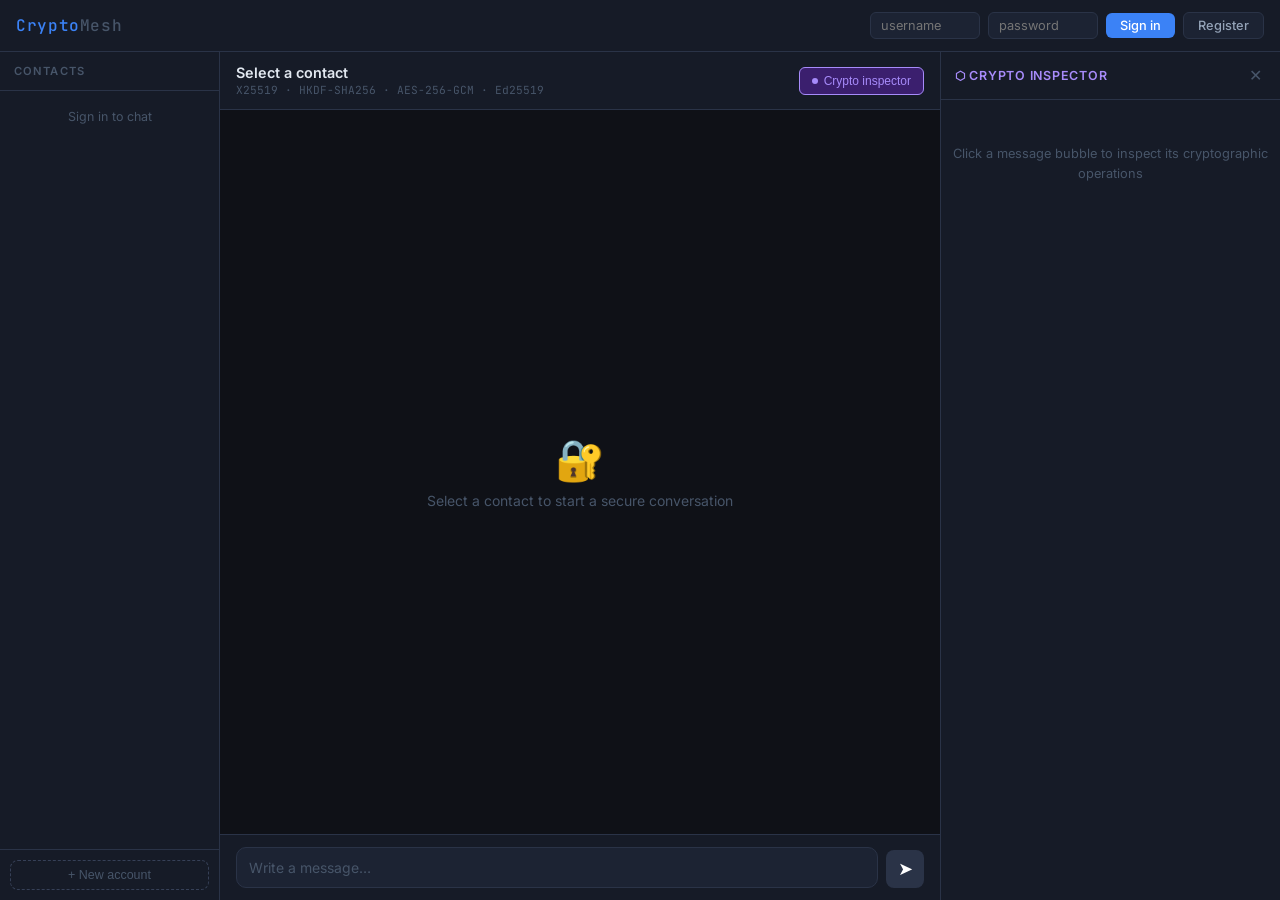
<file: index.html>
<!DOCTYPE html>
<html lang="en">
<head>
<meta charset="UTF-8">
<meta name="viewport" content="width=device-width, initial-scale=1.0">
<title>CryptoMesh</title>
<link rel="preconnect" href="https://fonts.googleapis.com">
<link href="https://fonts.googleapis.com/css2?family=Inter:wght@400;500;600&family=JetBrains+Mono:wght@400;500&display=swap" rel="stylesheet">
<style>
*, *::before, *::after { box-sizing: border-box; margin: 0; padding: 0; }

:root {
  --bg:        #0f1117;
  --surface:   #161b27;
  --card:      #1c2333;
  --border:    #2a3347;
  --border2:   #364057;
  --accent:    #3b82f6;
  --accent-dim:#1e3a5f;
  --green:     #22c55e;
  --green-dim: #14532d;
  --amber:     #f59e0b;
  --red:       #ef4444;
  --purple:    #a78bfa;
  --purple-dim:#3b1f6e;
  --text:      #e2e8f0;
  --text2:     #94a3b8;
  --text3:     #475569;
  --mono:      'JetBrains Mono', monospace;
  --sans:      'Inter', sans-serif;
  --radius:    10px;
}

body { font-family: var(--sans); background: var(--bg); color: var(--text); height: 100vh; display: flex; flex-direction: column; overflow: hidden; }

/* ── top bar ── */
.topbar {
  display: flex; align-items: center; justify-content: space-between;
  padding: 0 1rem; height: 52px; border-bottom: 1px solid var(--border);
  background: var(--surface); flex-shrink: 0;
}
.logo { font-family: var(--mono); font-size: 1rem; font-weight: 500; color: var(--accent); letter-spacing: 0.04em; }
.logo em { color: var(--text3); font-style: normal; }

.auth-area { display: flex; gap: 8px; align-items: center; }
.auth-area input {
  background: var(--card); border: 1px solid var(--border); border-radius: 6px;
  color: var(--text); font-family: var(--sans); font-size: 0.8rem;
  padding: 5px 10px; outline: none; width: 110px;
}
.auth-area input:focus { border-color: var(--accent); }
.btn { padding: 5px 14px; border-radius: 6px; border: none; font-family: var(--sans); font-size: 0.8rem; font-weight: 500; cursor: pointer; transition: all 0.15s; }
.btn-blue { background: var(--accent); color: #fff; }
.btn-blue:hover { background: #2563eb; }
.btn-ghost { background: var(--card); color: var(--text2); border: 1px solid var(--border); }
.btn-ghost:hover { color: var(--text); border-color: var(--border2); }
.btn:disabled { opacity: 0.4; cursor: not-allowed; }

.user-badge { font-family: var(--mono); font-size: 0.72rem; padding: 4px 10px; border-radius: 20px; background: var(--accent-dim); color: var(--accent); border: 1px solid var(--accent); display: none; }

/* ── shell ── */
.shell { flex: 1; display: flex; overflow: hidden; }

/* ── left sidebar: user list ── */
.sidebar {
  width: 220px; border-right: 1px solid var(--border);
  display: flex; flex-direction: column; background: var(--surface); flex-shrink: 0;
}
.sidebar-header { padding: 12px 14px; border-bottom: 1px solid var(--border); }
.sidebar-header h3 { font-size: 0.7rem; font-weight: 600; letter-spacing: 0.1em; text-transform: uppercase; color: var(--text3); }
.user-list { flex: 1; overflow-y: auto; padding: 8px; }
.user-item {
  display: flex; align-items: center; gap: 10px;
  padding: 9px 10px; border-radius: 8px; cursor: pointer;
  transition: background 0.1s; border: 1px solid transparent;
}
.user-item:hover { background: var(--card); }
.user-item.active { background: var(--accent-dim); border-color: rgba(59,130,246,0.3); }
.user-item.active .uname { color: var(--accent); }
.avatar {
  width: 34px; height: 34px; border-radius: 50%;
  display: flex; align-items: center; justify-content: center;
  font-weight: 600; font-size: 0.75rem; flex-shrink: 0;
}
.uname { font-size: 0.82rem; font-weight: 500; }
.ustatus { font-size: 0.65rem; color: var(--text3); }

.sidebar-footer { padding: 10px; border-top: 1px solid var(--border); }
.new-user-btn { width: 100%; padding: 7px; border: 1px dashed var(--border2); border-radius: 8px; background: none; color: var(--text3); font-size: 0.78rem; cursor: pointer; transition: all 0.15s; }
.new-user-btn:hover { color: var(--text); border-color: var(--accent); }

/* ── chat area ── */
.chat-area { flex: 1; display: flex; flex-direction: column; overflow: hidden; }

.chat-header {
  padding: 12px 16px; border-bottom: 1px solid var(--border);
  display: flex; align-items: center; justify-content: space-between;
  background: var(--surface); flex-shrink: 0;
}
.chat-title { font-size: 0.9rem; font-weight: 600; }
.chat-subtitle { font-size: 0.7rem; color: var(--text3); margin-top: 2px; font-family: var(--mono); }

.btn-inspector { display: flex; align-items: center; gap: 6px; padding: 6px 12px; border-radius: 6px; border: 1px solid var(--purple); background: var(--purple-dim); color: var(--purple); font-size: 0.75rem; font-weight: 500; cursor: pointer; transition: all 0.15s; }
.btn-inspector:hover { background: rgba(167,139,250,0.2); }
.btn-inspector .dot { width: 6px; height: 6px; border-radius: 50%; background: var(--purple); }

.messages { flex: 1; overflow-y: auto; padding: 16px; display: flex; flex-direction: column; gap: 10px; }

/* ── message bubbles ── */
.msg-row { display: flex; gap: 8px; max-width: 75%; }
.msg-row.sent { align-self: flex-end; flex-direction: row-reverse; }
.msg-row.received { align-self: flex-start; }

.bubble-avatar { width: 28px; height: 28px; border-radius: 50%; font-size: 0.65rem; font-weight: 600; display: flex; align-items: center; justify-content: center; flex-shrink: 0; align-self: flex-end; }

.bubble-wrap { display: flex; flex-direction: column; gap: 3px; }
.msg-row.sent .bubble-wrap { align-items: flex-end; }

.bubble {
  padding: 9px 13px; border-radius: 16px; font-size: 0.875rem; line-height: 1.5;
  position: relative; cursor: pointer;
  transition: opacity 0.15s;
}
.bubble:hover { opacity: 0.9; }
.msg-row.sent .bubble { background: var(--accent); color: #fff; border-bottom-right-radius: 4px; }
.msg-row.received .bubble { background: var(--card); color: var(--text); border: 1px solid var(--border); border-bottom-left-radius: 4px; }

.bubble-meta { display: flex; align-items: center; gap: 6px; }
.bubble-time { font-size: 0.62rem; color: var(--text3); }
.sig-ok  { font-size: 0.6rem; color: var(--green); font-family: var(--mono); }
.sig-bad { font-size: 0.6rem; color: var(--red); font-family: var(--mono); }
.crypto-hint { font-size: 0.6rem; color: var(--text3); font-family: var(--mono); }

/* ── compose ── */
.compose {
  padding: 12px 16px; border-top: 1px solid var(--border);
  display: flex; gap: 8px; align-items: flex-end; background: var(--surface); flex-shrink: 0;
}
.compose textarea {
  flex: 1; background: var(--card); border: 1px solid var(--border); border-radius: 10px;
  color: var(--text); font-family: var(--sans); font-size: 0.875rem;
  padding: 9px 12px; outline: none; resize: none; min-height: 40px; max-height: 120px;
  line-height: 1.5;
}
.compose textarea:focus { border-color: var(--accent); }
.compose textarea::placeholder { color: var(--text3); }
.btn-send { width: 38px; height: 38px; border-radius: 8px; border: none; background: var(--accent); color: #fff; cursor: pointer; font-size: 1.1rem; display: flex; align-items: center; justify-content: center; transition: background 0.15s; flex-shrink: 0; }
.btn-send:hover { background: #2563eb; }
.btn-send:disabled { background: var(--border); cursor: not-allowed; }

.empty-chat { flex: 1; display: flex; flex-direction: column; align-items: center; justify-content: center; gap: 8px; color: var(--text3); }
.empty-chat .icon { font-size: 2.5rem; }
.empty-chat p { font-size: 0.875rem; }

/* ── inspector panel ── */
.inspector {
  width: 340px; border-left: 1px solid var(--border);
  background: var(--surface); display: flex; flex-direction: column;
  overflow: hidden; transition: width 0.2s ease;
}
.inspector.hidden { width: 0; overflow: hidden; border: none; }

.inspector-header {
  padding: 12px 14px; border-bottom: 1px solid var(--border);
  display: flex; align-items: center; justify-content: space-between; flex-shrink: 0;
}
.inspector-header h3 { font-size: 0.78rem; font-weight: 600; color: var(--purple); letter-spacing: 0.06em; text-transform: uppercase; }
.btn-close-inspector { background: none; border: none; color: var(--text3); cursor: pointer; font-size: 1rem; padding: 2px 4px; border-radius: 4px; }
.btn-close-inspector:hover { color: var(--text); background: var(--card); }

.inspector-body { flex: 1; overflow-y: auto; padding: 12px; }

.insp-placeholder { color: var(--text3); font-size: 0.8rem; text-align: center; margin-top: 2rem; line-height: 1.6; }

.insp-section { margin-bottom: 14px; }
.insp-label { font-size: 0.62rem; font-weight: 600; letter-spacing: 0.1em; text-transform: uppercase; color: var(--text3); margin-bottom: 6px; }

.step-item { padding: 8px 10px; background: var(--card); border-radius: 7px; margin-bottom: 6px; border-left: 3px solid var(--border2); animation: fadeUp 0.25s ease forwards; opacity: 0; }
.step-item.dh   { border-left-color: var(--green); }
.step-item.kdf  { border-left-color: var(--accent); }
.step-item.enc  { border-left-color: var(--purple); }
.step-item.sig  { border-left-color: var(--amber); }
.step-item.auth { border-left-color: var(--red); }
.step-item.save { border-left-color: var(--text3); }

@keyframes fadeUp { from { opacity:0; transform: translateY(6px); } to { opacity:1; transform: none; } }

.step-name { font-size: 0.78rem; font-weight: 500; margin-bottom: 4px; }
.step-detail { font-family: var(--mono); font-size: 0.65rem; color: var(--text2); word-break: break-all; line-height: 1.55; }

.tag { display: inline-block; font-family: var(--mono); font-size: 0.58rem; padding: 1px 6px; border-radius: 4px; margin-right: 4px; }
.tag-dh  { background: rgba(34,197,94,0.12); color: var(--green); }
.tag-enc { background: rgba(167,139,250,0.12); color: var(--purple); }
.tag-sig { background: rgba(245,158,11,0.12); color: var(--amber); }
.tag-kdf { background: rgba(59,130,246,0.12); color: var(--accent); }

.algo-badge { font-family: var(--mono); font-size: 0.65rem; padding: 5px 9px; background: var(--card); border: 1px solid var(--border); border-radius: 6px; color: var(--text2); word-break: break-all; line-height: 1.6; }

/* ── register modal ── */
.modal-overlay { position: fixed; inset: 0; background: rgba(0,0,0,0.6); display: flex; align-items: center; justify-content: center; z-index: 100; display: none; }
.modal-overlay.show { display: flex; }
.modal { background: var(--surface); border: 1px solid var(--border); border-radius: 14px; padding: 1.5rem; width: 340px; }
.modal h3 { font-size: 1rem; font-weight: 600; margin-bottom: 1rem; }
.field { margin-bottom: 0.85rem; }
.field label { display: block; font-size: 0.72rem; color: var(--text3); margin-bottom: 4px; font-weight: 500; }
.field input { width: 100%; background: var(--card); border: 1px solid var(--border); border-radius: 7px; color: var(--text); font-family: var(--sans); font-size: 0.85rem; padding: 7px 11px; outline: none; }
.field input:focus { border-color: var(--accent); }
.modal-actions { display: flex; gap: 8px; margin-top: 1.1rem; }
.alert { padding: 7px 10px; border-radius: 6px; font-size: 0.78rem; margin-bottom: 0.75rem; display: none; }
.alert.show { display: block; }
.alert-err { background: rgba(239,68,68,0.1); border: 1px solid var(--red); color: var(--red); }
.alert-ok  { background: rgba(34,197,94,0.1); border: 1px solid var(--green); color: var(--green); }

/* scrollbar */
::-webkit-scrollbar { width: 5px; } ::-webkit-scrollbar-track { background: transparent; } ::-webkit-scrollbar-thumb { background: var(--border2); border-radius: 4px; }
</style>
</head>
<body>

<!-- top bar -->
<div class="topbar">
  <div class="logo">Crypto<em>Mesh</em></div>
  <div class="auth-area" id="auth-login">
    <input type="text"     id="login-user" placeholder="username">
    <input type="password" id="login-pass" placeholder="password">
    <button class="btn btn-blue" onclick="doLogin()">Sign in</button>
    <button class="btn btn-ghost" onclick="openRegModal()">Register</button>
  </div>
  <div class="auth-area" id="auth-logged" style="display:none">
    <span class="user-badge" id="user-badge" style="display:inline-block"></span>
    <button class="btn btn-ghost" onclick="doLogout()">Sign out</button>
  </div>
</div>

<div class="shell">

  <!-- left: contacts -->
  <div class="sidebar">
    <div class="sidebar-header"><h3>Contacts</h3></div>
    <div class="user-list" id="user-list">
      <div style="color:var(--text3);font-size:0.78rem;padding:10px;text-align:center">Sign in to chat</div>
    </div>
    <div class="sidebar-footer">
      <button class="new-user-btn" onclick="openRegModal()">+ New account</button>
    </div>
  </div>

  <!-- centre: chat -->
  <div class="chat-area">
    <div class="chat-header">
      <div>
        <div class="chat-title" id="chat-title">Select a contact</div>
        <div class="chat-subtitle" id="chat-subtitle">X25519 · HKDF-SHA256 · AES-256-GCM · Ed25519</div>
      </div>
      <button class="btn-inspector" onclick="toggleInspector()">
        <span class="dot"></span> Crypto inspector
      </button>
    </div>

    <div class="messages" id="messages">
      <div class="empty-chat">
        <div class="icon">🔐</div>
        <p>Select a contact to start a secure conversation</p>
      </div>
    </div>

    <div class="compose">
      <textarea id="compose-input" placeholder="Write a message…" rows="1" disabled
        onkeydown="if(event.key==='Enter'&&!event.shiftKey){event.preventDefault();doSend()}"
        oninput="this.style.height='auto';this.style.height=this.scrollHeight+'px'"></textarea>
      <button class="btn-send" id="btn-send" onclick="doSend()" disabled>➤</button>
    </div>
  </div>

  <!-- right: inspector -->
  <div class="inspector" id="inspector">
    <div class="inspector-header">
      <h3>⬡ Crypto inspector</h3>
      <button class="btn-close-inspector" onclick="toggleInspector()">✕</button>
    </div>
    <div class="inspector-body" id="inspector-body">
      <div class="insp-placeholder">Click a message bubble to inspect its cryptographic operations</div>
    </div>
  </div>
</div>

<!-- register modal -->
<div class="modal-overlay" id="reg-modal">
  <div class="modal">
    <h3>Create account</h3>
    <div class="alert alert-err" id="reg-err"></div>
    <div class="alert alert-ok"  id="reg-ok"></div>
    <div class="field"><label>Username</label><input type="text" id="reg-user" placeholder="alice"></div>
    <div class="field"><label>Password</label><input type="password" id="reg-pass" placeholder="••••••••"></div>
    <div class="modal-actions">
      <button class="btn btn-blue" onclick="doRegister()" style="flex:1">Register</button>
      <button class="btn btn-ghost" onclick="closeRegModal()">Cancel</button>
    </div>
  </div>
</div>

<script>
const API = 'http://localhost:5000/api';

let me = null;         // logged-in username
let myPass = null;     // password (kept in memory for key unlock)
let activePeer = null; // selected chat partner
let allMessages = [];  // fetched messages for current user
let inspectorOpen = true;

const colors = ['#3b82f6','#22c55e','#a78bfa','#f59e0b','#ef4444','#06b6d4','#f97316'];
function avatarColor(name) { let h=0; for(let c of name) h=(h*31+c.charCodeAt(0))%colors.length; return colors[h]; }
function initials(name) { return name.slice(0,2).toUpperCase(); }
function timeStr() { return new Date().toLocaleTimeString([],{hour:'2-digit',minute:'2-digit'}); }

// ── auth ──
async function doLogin() {
  const u = document.getElementById('login-user').value.trim();
  const p = document.getElementById('login-pass').value;
  if (!u||!p) return;
  try {
    const r = await fetch(`${API}/login`,{method:'POST',headers:{'Content-Type':'application/json'},body:JSON.stringify({username:u,password:p})});
    const d = await r.json();
    if (!r.ok) return alert(d.error||'Login failed');
    me = u; myPass = p;
    document.getElementById('auth-login').style.display='none';
    document.getElementById('auth-logged').style.display='flex';
    document.getElementById('user-badge').textContent='● '+me;
    loadContacts();
  } catch(e) { alert('Cannot reach backend'); }
}

function doLogout() {
  me=null; myPass=null; activePeer=null;
  document.getElementById('auth-login').style.display='flex';
  document.getElementById('auth-logged').style.display='none';
  document.getElementById('user-list').innerHTML='<div style="color:var(--text3);font-size:0.78rem;padding:10px;text-align:center">Sign in to chat</div>';
  document.getElementById('messages').innerHTML='<div class="empty-chat"><div class="icon">🔐</div><p>Select a contact to start a secure conversation</p></div>';
  document.getElementById('chat-title').textContent='Select a contact';
  document.getElementById('compose-input').disabled=true;
  document.getElementById('btn-send').disabled=true;
}

// ── register ──
function openRegModal() { document.getElementById('reg-modal').classList.add('show'); }
function closeRegModal() { document.getElementById('reg-modal').classList.remove('show'); }

async function doRegister() {
  const u = document.getElementById('reg-user').value.trim();
  const p = document.getElementById('reg-pass').value;
  const err = document.getElementById('reg-err');
  const ok  = document.getElementById('reg-ok');
  err.classList.remove('show'); ok.classList.remove('show');
  if (!u||!p) { err.textContent='Fill in all fields'; err.classList.add('show'); return; }
  try {
    const r = await fetch(`${API}/register`,{method:'POST',headers:{'Content-Type':'application/json'},body:JSON.stringify({username:u,password:p})});
    const d = await r.json();
    if (!r.ok) { err.textContent=d.error; err.classList.add('show'); return; }
    ok.textContent=`Account '${u}' created!`;
    ok.classList.add('show');
    if (me) loadContacts();
    setTimeout(closeRegModal, 1500);
  } catch(e) { err.textContent='Backend unreachable'; err.classList.add('show'); }
}

// ── contacts ──
async function loadContacts() {
  try {
    const r = await fetch(`${API}/users`);
    const d = await r.json();
    const list = document.getElementById('user-list');
    list.innerHTML = '';
    d.users.filter(u=>u!==me).forEach(u => {
      const item = document.createElement('div');
      item.className = 'user-item' + (u===activePeer?' active':'');
      item.innerHTML = `
        <div class="avatar" style="background:${avatarColor(u)}22;color:${avatarColor(u)}">${initials(u)}</div>
        <div><div class="uname">${u}</div><div class="ustatus">🔒 end-to-end encrypted</div></div>`;
      item.onclick = () => openChat(u);
      list.appendChild(item);
    });
  } catch(e) {}
}

// ── open chat ──
async function openChat(peer) {
  activePeer = peer;
  document.getElementById('chat-title').textContent = peer;
  document.getElementById('compose-input').disabled = false;
  document.getElementById('btn-send').disabled = false;
  document.getElementById('compose-input').focus();
  loadContacts(); // refresh active state
  await fetchMessages();
}

// ── fetch & render messages ──
async function fetchMessages() {
  if (!me||!myPass) return;
  try {
    const r = await fetch(`${API}/messages`,{method:'POST',headers:{'Content-Type':'application/json'},body:JSON.stringify({username:me,password:myPass})});
    const d = await r.json();
    if (!r.ok) return;
    allMessages = d.messages||[];
    renderMessages();
  } catch(e) {}
}

function renderMessages() {
  const box = document.getElementById('messages');
  const convo = allMessages.filter(m => m.sender===activePeer||m.recipient===activePeer);

  // also include sent messages (we only get received ones from API, so we track locally)
  const all = [...convo, ...sentMessages.filter(m=>m.recipient===activePeer||m.sender===activePeer)]
    .sort((a,b)=>(a._ts||0)-(b._ts||0));

  if (all.length===0) {
    box.innerHTML='<div class="empty-chat"><div class="icon">💬</div><p>No messages yet — say something!</p></div>';
    return;
  }
  box.innerHTML='';
  all.forEach((msg,i) => {
    const sent = msg.sender === me;
    const row = document.createElement('div');
    row.className = 'msg-row ' + (sent?'sent':'received');
    const color = avatarColor(msg.sender);
    const sigBadge = msg.sig_valid===true ? `<span class="sig-ok">✓ signed</span>`
                   : msg.sig_valid===false? `<span class="sig-bad">✗ bad sig</span>`
                   : '';
    row.innerHTML = `
      <div class="bubble-avatar" style="background:${color}22;color:${color}">${initials(msg.sender)}</div>
      <div class="bubble-wrap">
        <div class="bubble" onclick="inspectMessage(${i},'${sent?'sent':'recv'}')" title="Click to inspect crypto">${msg.plaintext||'<em style=color:var(--text3)>encrypted</em>'}</div>
        <div class="bubble-meta">
          <span class="bubble-time">${msg._time||'--:--'}</span>
          ${sigBadge}
          <span class="crypto-hint">AES-256-GCM</span>
        </div>
      </div>`;
    row.dataset.idx = i;
    box.appendChild(row);
  });
  box.scrollTop = box.scrollHeight;
  window._allRendered = all;
}

// ── send ──
let sentMessages = [];

async function doSend() {
  if (!me||!activePeer) return;
  const ta = document.getElementById('compose-input');
  const msg = ta.value.trim();
  if (!msg) return;
  ta.value=''; ta.style.height='auto';
  try {
    const r = await fetch(`${API}/send`,{method:'POST',headers:{'Content-Type':'application/json'},body:JSON.stringify({sender:me,password:myPass,recipient:activePeer,message:msg})});
    const d = await r.json();
    if (!r.ok) return alert(d.error||'Send failed');
    const sentMsg = {sender:me,recipient:activePeer,plaintext:msg,sig_valid:true,steps:d.steps,_time:timeStr(),_ts:Date.now(),_isSent:true};
    sentMessages.push(sentMsg);
    await fetchMessages();
    // show inspector for the sent message
    showInspector(d.steps, msg, 'sent');
  } catch(e) { alert('Backend unreachable'); }
}

// ── inspector ──
function toggleInspector() {
  inspectorOpen = !inspectorOpen;
  document.getElementById('inspector').classList.toggle('hidden', !inspectorOpen);
}

function inspectMessage(idx, dir) {
  const all = window._allRendered||[];
  const msg = all[idx];
  if (!msg) return;
  if (!inspectorOpen) { inspectorOpen=true; document.getElementById('inspector').classList.remove('hidden'); }
  showInspector(msg.steps, msg.plaintext, dir, msg);
}

const stepClasses = {
  'ECDH':'dh','Key Exchange':'dh','X25519':'dh',
  'HKDF':'kdf','Key Deriv':'kdf',
  'AES':'enc','Encrypt':'enc','Decrypt':'enc','GCM':'enc',
  'Ed25519':'sig','Sign':'sig','Signature':'sig','Verify':'sig',
  'Authenticate':'auth','bcrypt':'auth','scrypt':'auth','KEK':'auth','password':'auth','Password':'auth',
  'Saved':'save','disk':'save'
};
function stepClass(name) {
  for (const [k,v] of Object.entries(stepClasses)) if (name.includes(k)) return v;
  return '';
}

function showInspector(steps, plaintext, dir, msg) {
  const body = document.getElementById('inspector-body');
  const dirLabel = dir==='sent'?'↑ outgoing':'↓ incoming';
  const dirColor = dir==='sent'?'var(--accent)':'var(--green)';

  let html = `
    <div class="insp-section">
      <div class="insp-label">Message</div>
      <div class="algo-badge" style="border-color:${dirColor};color:var(--text)">${dirLabel} — "${plaintext||'(encrypted)'}"</div>
    </div>
    <div class="insp-section">
      <div class="insp-label">Protocol</div>
      <div style="display:flex;flex-wrap:wrap;gap:4px;margin-bottom:8px">
        <span class="tag tag-dh">X25519 ECDH</span>
        <span class="tag tag-kdf">HKDF-SHA256</span>
        <span class="tag tag-enc">AES-256-GCM</span>
        <span class="tag tag-sig">Ed25519</span>
      </div>
    </div>
    <div class="insp-section">
      <div class="insp-label">Operations (${(steps||[]).length} steps)</div>
  `;

  (steps||[]).forEach((s,i) => {
    const cls = stepClass(s.step);
    html += `<div class="step-item ${cls}" style="animation-delay:${i*60}ms">
      <div class="step-name">${s.step}</div>
      <div class="step-detail">${s.detail}</div>
    </div>`;
  });

  if (!steps||steps.length===0) {
    html += '<div style="color:var(--text3);font-size:0.78rem">No step data available for this message.</div>';
  }

  html += '</div>';

  if (msg && msg.sig_valid !== undefined) {
    html += `<div class="insp-section">
      <div class="insp-label">Integrity</div>
      <div class="algo-badge" style="border-color:${msg.sig_valid?'var(--green)':'var(--red)'}">
        Ed25519 signature: ${msg.sig_valid ? '✓ VALID — sender authenticated' : '✗ INVALID — possible forgery'}
      </div>
    </div>`;
  }

  body.innerHTML = html;
}
</script>
</body>
</html>
</file>
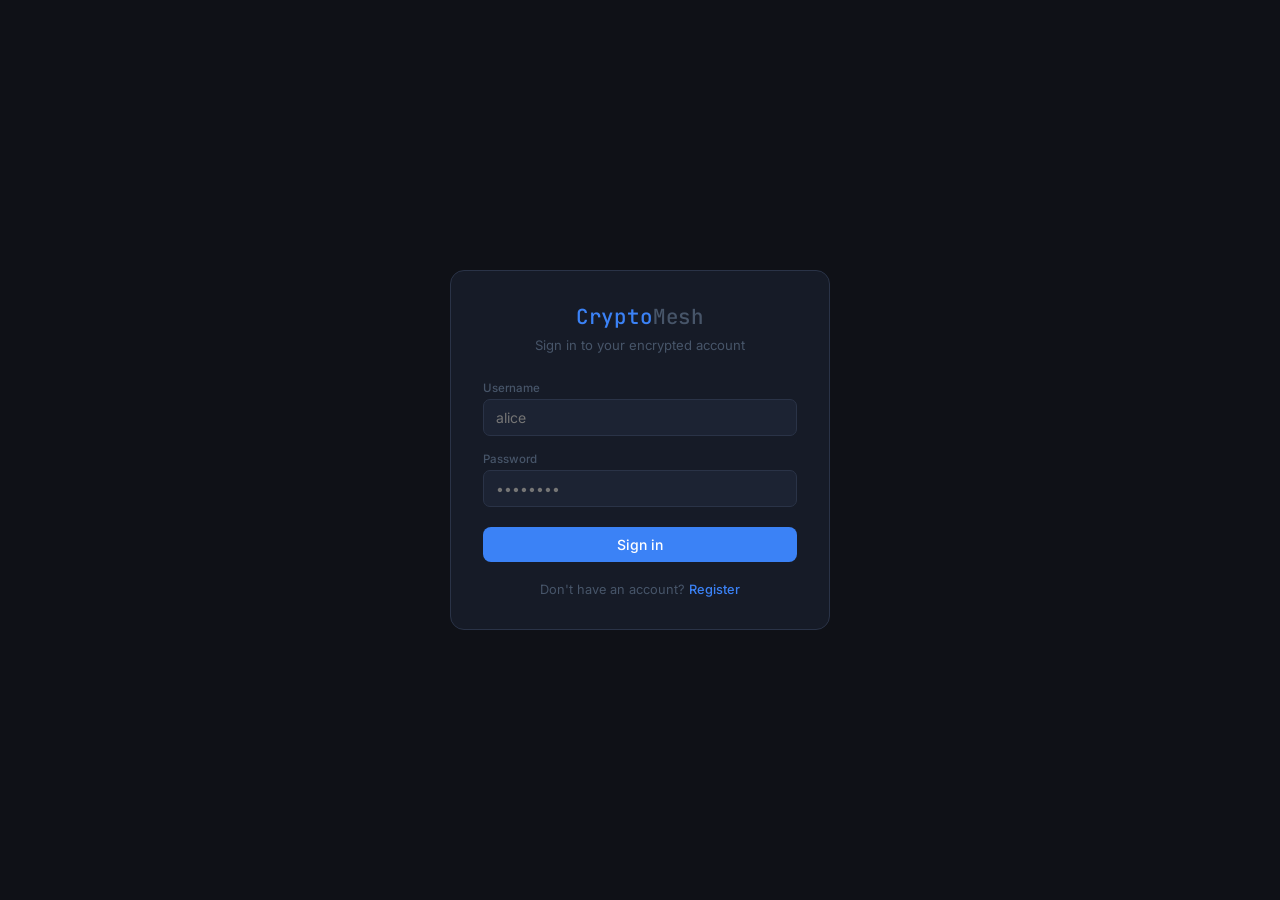
<file: static/login.html>
<!doctype html>
<html lang="en">
  <head>
    <meta charset="UTF-8" />
    <meta name="viewport" content="width=device-width, initial-scale=1.0" />
    <title>CryptoMesh - Sign in</title>
    <link rel="preconnect" href="https://fonts.googleapis.com" />
    <link
      href="https://fonts.googleapis.com/css2?family=Inter:wght@400;500;600&family=JetBrains+Mono:wght@400;500&display=swap"
      rel="stylesheet"
    />
    <link rel="stylesheet" href="/static/css/style.css" />
    <style>
      body {
        justify-content: center;
        align-items: center;
        overflow: auto;
      }
      .auth-card {
        background: var(--surface);
        border: 1px solid var(--border);
        border-radius: 14px;
        padding: 2rem;
        width: 100%;
        max-width: 380px;
      }
      .auth-card-header {
        text-align: center;
        margin-bottom: 1.75rem;
      }
      .auth-card-header .logo {
        font-size: 1.3rem;
        display: block;
        margin-bottom: 0.4rem;
      }
      .auth-card-header p {
        font-size: 0.82rem;
        color: var(--text3);
      }
      .field {
        margin-bottom: 1rem;
      }
      .field label {
        display: block;
        font-size: 0.72rem;
        color: var(--text3);
        margin-bottom: 4px;
        font-weight: 500;
      }
      .field input {
        width: 100%;
        background: var(--card);
        border: 1px solid var(--border);
        border-radius: 7px;
        color: var(--text);
        font-family: var(--sans);
        font-size: 0.875rem;
        padding: 9px 12px;
        outline: none;
        transition: border-color 0.15s;
      }
      .field input:focus {
        border-color: var(--accent);
      }
      .btn-full {
        width: 100%;
        padding: 9px;
        font-size: 0.875rem;
        border-radius: 8px;
        margin-top: 0.25rem;
      }
      .auth-footer {
        text-align: center;
        margin-top: 1.25rem;
        font-size: 0.8rem;
        color: var(--text3);
      }
      .auth-footer a {
        color: var(--accent);
        text-decoration: none;
        font-weight: 500;
      }
      .auth-footer a:hover {
        text-decoration: underline;
      }
      .alert {
        padding: 8px 12px;
        border-radius: 7px;
        font-size: 0.8rem;
        margin-bottom: 1rem;
        display: none;
      }
      .alert.show {
        display: block;
      }
      .alert-err {
        background: rgba(239, 68, 68, 0.08);
        border: 1px solid var(--red);
        color: var(--red);
      }

      .tag {
        display: inline-block;
        font-family: var(--mono);
        font-size: 0.58rem;
        padding: 2px 7px;
        border-radius: 4px;
      }
      .tag-dh {
        background: rgba(34, 197, 94, 0.1);
        color: var(--green);
      }
      .tag-enc {
        background: rgba(167, 139, 250, 0.1);
        color: var(--purple);
      }
      .tag-sig {
        background: rgba(245, 158, 11, 0.1);
        color: var(--amber);
      }
      .tag-kdf {
        background: rgba(59, 130, 246, 0.1);
        color: var(--accent);
      }
    </style>
  </head>
  <body>
    <div class="auth-card">
      <div class="auth-card-header">
        <span class="logo">Crypto<em>Mesh</em></span>
        <p>Sign in to your encrypted account</p>
      </div>

      <div class="alert alert-err" id="err"></div>

      <div class="field">
        <label>Username</label>
        <input
          type="text"
          id="username"
          placeholder="alice"
          autocomplete="username"
        />
      </div>
      <div class="field">
        <label>Password</label>
        <input
          type="password"
          id="password"
          placeholder="••••••••"
          autocomplete="current-password"
          onkeydown="if (event.key === 'Enter') doLogin();"
        />
      </div>

      <button class="btn btn-blue btn-full" onclick="doLogin()">Sign in</button>

      <div class="auth-footer">
        Don't have an account? <a href="/register">Register</a>
      </div>
    </div>

    <script>
      async function doLogin() {
        const username = document.getElementById("username").value.trim();
        const password = document.getElementById("password").value;
        const err = document.getElementById("err");
        err.classList.remove("show");

        if (!username || !password) {
          err.textContent = "Please fill in all fields.";
          err.classList.add("show");
          return;
        }

        try {
          const r = await fetch("/api/login", {
            method: "POST",
            headers: { "Content-Type": "application/json" },
            body: JSON.stringify({ username, password }),
          });
          const d = await r.json();
          if (!r.ok) {
            err.textContent = d.error || "Login failed.";
            err.classList.add("show");
            return;
          }
          // Store credentials in sessionStorage for the chat page
          sessionStorage.setItem("cm_user", username);
          sessionStorage.setItem("cm_pass", password);
          window.location.href = "/";
        } catch (e) {
          err.textContent = "Cannot reach server.";
          err.classList.add("show");
        }
      }
    </script>
  </body>
</html>
</file>
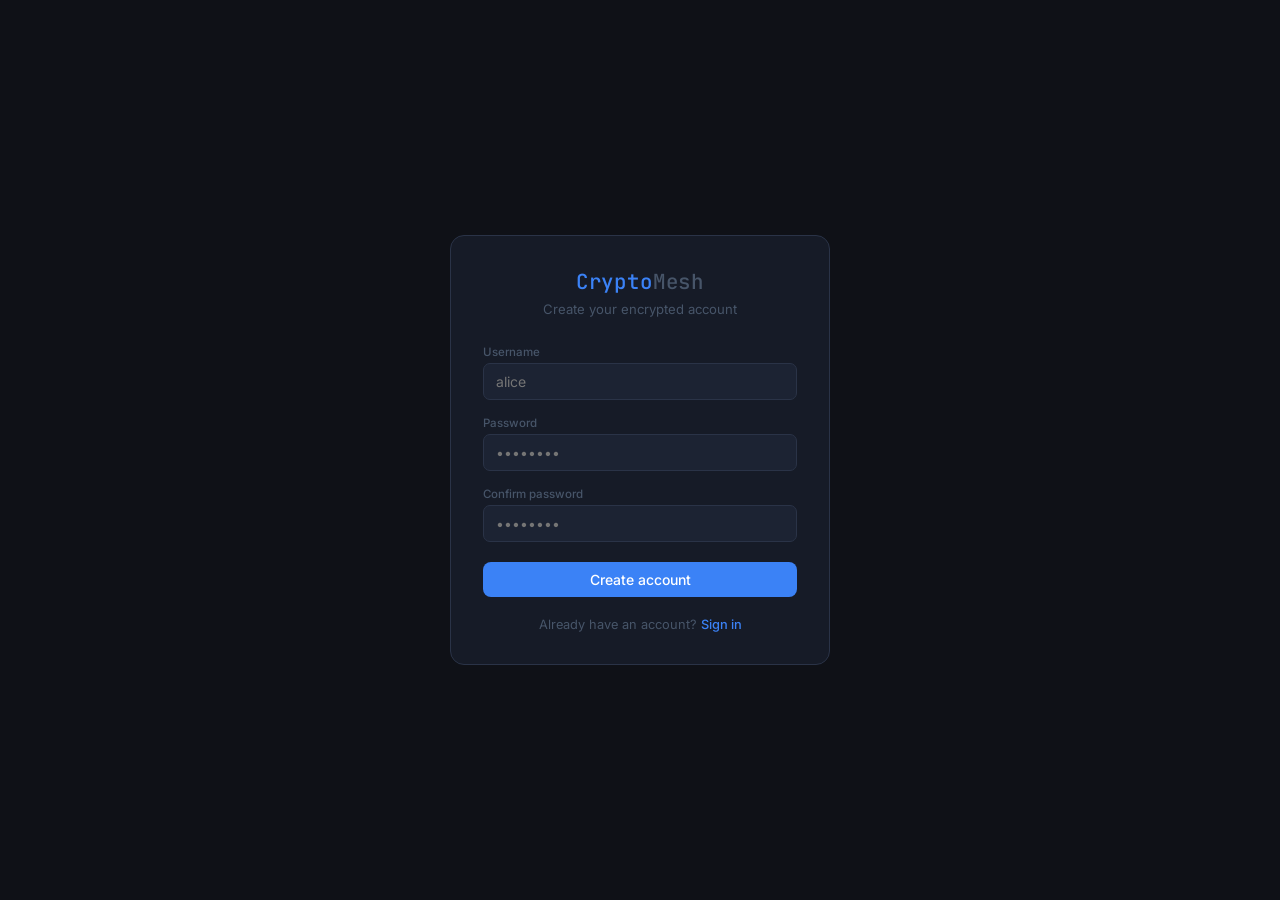
<file: static/register.html>
<!doctype html>
<html lang="en">
  <head>
    <meta charset="UTF-8" />
    <meta name="viewport" content="width=device-width, initial-scale=1.0" />
    <title>CryptoMesh - Register</title>
    <link rel="preconnect" href="https://fonts.googleapis.com" />
    <link
      href="https://fonts.googleapis.com/css2?family=Inter:wght@400;500;600&family=JetBrains+Mono:wght@400;500&display=swap"
      rel="stylesheet"
    />
    <link rel="stylesheet" href="/static/css/style.css" />
    <style>
      body {
        justify-content: center;
        align-items: center;
        overflow: auto;
      }
      .auth-card {
        background: var(--surface);
        border: 1px solid var(--border);
        border-radius: 14px;
        padding: 2rem;
        width: 100%;
        max-width: 380px;
      }
      .auth-card-header {
        text-align: center;
        margin-bottom: 1.75rem;
      }
      .auth-card-header .logo {
        font-size: 1.3rem;
        display: block;
        margin-bottom: 0.4rem;
      }
      .auth-card-header p {
        font-size: 0.82rem;
        color: var(--text3);
      }
      .field {
        margin-bottom: 1rem;
      }
      .field label {
        display: block;
        font-size: 0.72rem;
        color: var(--text3);
        margin-bottom: 4px;
        font-weight: 500;
      }
      .field input {
        width: 100%;
        background: var(--card);
        border: 1px solid var(--border);
        border-radius: 7px;
        color: var(--text);
        font-family: var(--sans);
        font-size: 0.875rem;
        padding: 9px 12px;
        outline: none;
        transition: border-color 0.15s;
      }
      .field input:focus {
        border-color: var(--accent);
      }
      .btn-full {
        width: 100%;
        padding: 9px;
        font-size: 0.875rem;
        border-radius: 8px;
        margin-top: 0.25rem;
      }
      .auth-footer {
        text-align: center;
        margin-top: 1.25rem;
        font-size: 0.8rem;
        color: var(--text3);
      }
      .auth-footer a {
        color: var(--accent);
        text-decoration: none;
        font-weight: 500;
      }
      .auth-footer a:hover {
        text-decoration: underline;
      }
      .alert {
        padding: 8px 12px;
        border-radius: 7px;
        font-size: 0.8rem;
        margin-bottom: 1rem;
        display: none;
      }
      .alert.show {
        display: block;
      }
      .alert-err {
        background: rgba(239, 68, 68, 0.08);
        border: 1px solid var(--red);
        color: var(--red);
      }
      .alert-ok {
        background: rgba(34, 197, 94, 0.08);
        border: 1px solid var(--green);
        color: var(--green);
      }
      .tag {
        display: inline-block;
        font-family: var(--mono);
        font-size: 0.58rem;
        padding: 2px 7px;
        border-radius: 4px;
      }
      .tag-dh {
        background: rgba(34, 197, 94, 0.1);
        color: var(--green);
      }
      .tag-enc {
        background: rgba(167, 139, 250, 0.1);
        color: var(--purple);
      }
      .tag-sig {
        background: rgba(245, 158, 11, 0.1);
        color: var(--amber);
      }
      .tag-kdf {
        background: rgba(59, 130, 246, 0.1);
        color: var(--accent);
      }
    </style>
  </head>
  <body>
    <div class="auth-card">
      <div class="auth-card-header">
        <span class="logo">Crypto<em>Mesh</em></span>
        <p>Create your encrypted account</p>
      </div>

      <div class="alert alert-err" id="err"></div>
      <div class="alert alert-ok" id="ok"></div>

      <div class="field">
        <label>Username</label>
        <input
          type="text"
          id="username"
          placeholder="alice"
          autocomplete="username"
        />
      </div>
      <div class="field">
        <label>Password</label>
        <input
          type="password"
          id="password"
          placeholder="••••••••"
          autocomplete="new-password"
        />
      </div>
      <div class="field">
        <label>Confirm password</label>
        <input
          type="password"
          id="confirm"
          placeholder="••••••••"
          autocomplete="new-password"
          onkeydown="if (event.key === 'Enter') doRegister();"
        />
      </div>

      <button class="btn btn-blue btn-full" id="reg-btn" onclick="doRegister()">
        Create account
      </button>

      <div class="auth-footer">
        Already have an account? <a href="/login">Sign in</a>
      </div>
    </div>

    <script>
      async function doRegister() {
        const username = document.getElementById("username").value.trim();
        const password = document.getElementById("password").value;
        const confirm = document.getElementById("confirm").value;
        const err = document.getElementById("err");
        const ok = document.getElementById("ok");
        err.classList.remove("show");
        ok.classList.remove("show");

        if (!username || !password || !confirm) {
          err.textContent = "Please fill in all fields.";
          err.classList.add("show");
          return;
        }
        if (password !== confirm) {
          err.textContent = "Passwords do not match.";
          err.classList.add("show");
          return;
        }
        if (password.length < 4) {
          err.textContent = "Password must be at least 4 characters.";
          err.classList.add("show");
          return;
        }

        const btn = document.getElementById("reg-btn");
        btn.disabled = true;
        btn.textContent = "Generating keys…";

        try {
          const r = await fetch("/api/register", {
            method: "POST",
            headers: { "Content-Type": "application/json" },
            body: JSON.stringify({ username, password }),
          });
          const d = await r.json();

          if (!r.ok) {
            err.textContent = d.error || "Registration failed.";
            err.classList.add("show");
            btn.disabled = false;
            btn.textContent = "Create account";
            return;
          }

          ok.textContent = `Account '${username}' created! Redirecting…`;
          ok.classList.add("show");

          // Log key generation steps to console
          console.log("🔐 Account registration steps:", d.steps);

          // Store and redirect
          sessionStorage.setItem("cm_user", username);
          sessionStorage.setItem("cm_pass", password);
          setTimeout(() => (window.location.href = "/"), 1000);
        } catch (e) {
          err.textContent = "Cannot reach server.";
          err.classList.add("show");
          btn.disabled = false;
          btn.textContent = "Create account";
        }
      }
    </script>
  </body>
</html>
</file>
<file: static/css/style.css>
*,
*::before,
*::after {
  box-sizing: border-box;
  margin: 0;
  padding: 0;
}

:root {
  --bg: #0f1117;
  --surface: #161b27;
  --card: #1c2333;
  --border: #2a3347;
  --border2: #364057;
  --accent: #3b82f6;
  --accent-dim: #1e3a5f;
  --green: #22c55e;
  --green-dim: #14532d;
  --amber: #f59e0b;
  --red: #ef4444;
  --purple: #a78bfa;
  --purple-dim: #3b1f6e;
  --text: #e2e8f0;
  --text2: #94a3b8;
  --text3: #475569;
  --mono: "JetBrains Mono", monospace;
  --sans: "Inter", sans-serif;
  --radius: 10px;
}

body {
  font-family: var(--sans);
  background: var(--bg);
  color: var(--text);
  height: 100vh;
  display: flex;
  flex-direction: column;
  overflow: hidden;
}

/* ── top bar ── */
.topbar {
  display: flex;
  align-items: center;
  justify-content: space-between;
  padding: 0 1rem;
  height: 52px;
  border-bottom: 1px solid var(--border);
  background: var(--surface);
  flex-shrink: 0;
}
.logo {
  font-family: var(--mono);
  font-size: 1rem;
  font-weight: 500;
  color: var(--accent);
  letter-spacing: 0.04em;
}
.logo em {
  color: var(--text3);
  font-style: normal;
}

.auth-area {
  display: flex;
  gap: 8px;
  align-items: center;
}
.auth-area input {
  background: var(--card);
  border: 1px solid var(--border);
  border-radius: 6px;
  color: var(--text);
  font-family: var(--sans);
  font-size: 0.8rem;
  padding: 5px 10px;
  outline: none;
  width: 110px;
}
.auth-area input:focus {
  border-color: var(--accent);
}
.btn {
  padding: 5px 14px;
  border-radius: 6px;
  border: none;
  font-family: var(--sans);
  font-size: 0.8rem;
  font-weight: 500;
  cursor: pointer;
  transition: all 0.15s;
}
.btn-blue {
  background: var(--accent);
  color: #fff;
}
.btn-blue:hover {
  background: #2563eb;
}
.btn-ghost {
  background: var(--card);
  color: var(--text2);
  border: 1px solid var(--border);
}
.btn-ghost:hover {
  color: var(--text);
  border-color: var(--border2);
}
.btn:disabled {
  opacity: 0.4;
  cursor: not-allowed;
}

.user-badge {
  font-family: var(--mono);
  font-size: 0.72rem;
  padding: 4px 10px;
  border-radius: 20px;
  background: var(--accent-dim);
  color: var(--accent);
  border: 1px solid var(--accent);
  display: none;
}

/* ── shell ── */
.shell {
  flex: 1;
  display: flex;
  overflow: hidden;
}

/* ── left sidebar: user list ── */
.sidebar {
  width: 220px;
  border-right: 1px solid var(--border);
  display: flex;
  flex-direction: column;
  background: var(--surface);
  flex-shrink: 0;
}
.sidebar-header {
  padding: 12px 14px;
  border-bottom: 1px solid var(--border);
}
.sidebar-header h3 {
  font-size: 0.7rem;
  font-weight: 600;
  letter-spacing: 0.1em;
  text-transform: uppercase;
  color: var(--text3);
}
.user-list {
  flex: 1;
  overflow-y: auto;
  padding: 8px;
}
.user-item {
  display: flex;
  align-items: center;
  gap: 10px;
  padding: 9px 10px;
  border-radius: 8px;
  cursor: pointer;
  transition: background 0.1s;
  border: 1px solid transparent;
}
.user-item:hover {
  background: var(--card);
}
.user-item.active {
  background: var(--accent-dim);
  border-color: rgba(59, 130, 246, 0.3);
}
.user-item.active .uname {
  color: var(--accent);
}
.avatar {
  width: 34px;
  height: 34px;
  border-radius: 50%;
  display: flex;
  align-items: center;
  justify-content: center;
  font-weight: 600;
  font-size: 0.75rem;
  flex-shrink: 0;
}
.uname {
  font-size: 0.82rem;
  font-weight: 500;
}
.ustatus {
  font-size: 0.65rem;
  color: var(--text3);
}

.new-user-btn {
  width: 100%;
  padding: 7px;
  border: 1px dashed var(--border2);
  border-radius: 8px;
  background: none;
  color: var(--text3);
  font-size: 0.78rem;
  cursor: pointer;
  transition: all 0.15s;
}
.new-user-btn:hover {
  color: var(--text);
  border-color: var(--accent);
}

/* ── chat area ── */
.chat-area {
  flex: 1;
  display: flex;
  flex-direction: column;
  overflow: hidden;
}

.chat-header {
  padding: 12px 16px;
  border-bottom: 1px solid var(--border);
  display: flex;
  align-items: center;
  justify-content: space-between;
  background: var(--surface);
  flex-shrink: 0;
}
.chat-title {
  font-size: 0.9rem;
  font-weight: 600;
}

.btn-inspector {
  display: flex;
  align-items: center;
  gap: 6px;
  padding: 6px 12px;
  border-radius: 6px;
  border: 1px solid var(--purple);
  background: var(--purple-dim);
  color: var(--purple);
  font-size: 0.75rem;
  font-weight: 500;
  cursor: pointer;
  transition: all 0.15s;
}
.btn-inspector:hover {
  background: rgba(167, 139, 250, 0.2);
}
.btn-inspector .dot {
  width: 6px;
  height: 6px;
  border-radius: 50%;
  background: var(--purple);
}

.messages {
  flex: 1;
  overflow-y: auto;
  padding: 16px;
  display: flex;
  flex-direction: column;
  gap: 10px;
}

/* ── message bubbles ── */
.msg-row {
  display: flex;
  gap: 8px;
  max-width: 75%;
}
.msg-row.sent {
  align-self: flex-end;
  flex-direction: row-reverse;
}
.msg-row.received {
  align-self: flex-start;
}

.bubble-avatar {
  width: 28px;
  height: 28px;
  border-radius: 50%;
  font-size: 0.65rem;
  font-weight: 600;
  display: flex;
  align-items: center;
  justify-content: center;
  flex-shrink: 0;
  align-self: flex-end;
}

.bubble-wrap {
  display: flex;
  flex-direction: column;
  gap: 3px;
}
.msg-row.sent .bubble-wrap {
  align-items: flex-end;
}

.bubble {
  padding: 9px 13px;
  border-radius: 16px;
  font-size: 0.875rem;
  line-height: 1.5;
  position: relative;
  cursor: pointer;
  transition: opacity 0.15s;
}
.bubble:hover {
  opacity: 0.9;
}
.msg-row.sent .bubble {
  background: var(--accent);
  color: #fff;
  border-bottom-right-radius: 4px;
}
.msg-row.received .bubble {
  background: var(--card);
  color: var(--text);
  border: 1px solid var(--border);
  border-bottom-left-radius: 4px;
}

.bubble-meta {
  display: flex;
  align-items: center;
  gap: 6px;
}
.bubble-time {
  font-size: 0.62rem;
  color: var(--text3);
}
.sig-ok {
  font-size: 0.6rem;
  color: var(--green);
  font-family: var(--mono);
}
.sig-bad {
  font-size: 0.6rem;
  color: var(--red);
  font-family: var(--mono);
}
.crypto-hint {
  font-size: 0.6rem;
  color: var(--text3);
  font-family: var(--mono);
}

/* ── compose ── */
.compose {
  padding: 12px 16px;
  border-top: 1px solid var(--border);
  display: flex;
  gap: 8px;
  align-items: flex-end;
  background: var(--surface);
  flex-shrink: 0;
}
.compose textarea {
  flex: 1;
  background: var(--card);
  border: 1px solid var(--border);
  border-radius: 10px;
  color: var(--text);
  font-family: var(--sans);
  font-size: 0.875rem;
  padding: 9px 12px;
  outline: none;
  resize: none;
  min-height: 40px;
  max-height: 120px;
  line-height: 1.5;
}
.compose textarea:focus {
  border-color: var(--accent);
}
.compose textarea::placeholder {
  color: var(--text3);
}
.btn-send {
  width: 38px;
  height: 38px;
  border-radius: 8px;
  border: none;
  background: var(--accent);
  color: #fff;
  cursor: pointer;
  font-size: 1.1rem;
  display: flex;
  align-items: center;
  justify-content: center;
  transition: background 0.15s;
  flex-shrink: 0;
}
.btn-send:hover {
  background: #2563eb;
}
.btn-send:disabled {
  background: var(--border);
  cursor: not-allowed;
}

.empty-chat {
  flex: 1;
  display: flex;
  flex-direction: column;
  align-items: center;
  justify-content: center;
  gap: 8px;
  color: var(--text3);
}
.empty-chat .icon {
  font-size: 2.5rem;
}
.empty-chat p {
  font-size: 0.875rem;
}

/* ── inspector panel ── */
.inspector {
  width: 340px;
  border-left: 1px solid var(--border);
  background: var(--surface);
  display: flex;
  flex-direction: column;
  overflow: hidden;
  transition: width 0.2s ease;
}
.inspector.hidden {
  width: 0;
  overflow: hidden;
  border: none;
}

.inspector-header {
  padding: 12px 14px;
  border-bottom: 1px solid var(--border);
  display: flex;
  align-items: center;
  justify-content: space-between;
  flex-shrink: 0;
}
.inspector-header h3 {
  font-size: 0.78rem;
  font-weight: 600;
  color: var(--purple);
  letter-spacing: 0.06em;
  text-transform: uppercase;
}
.btn-close-inspector {
  background: none;
  border: none;
  color: var(--text3);
  cursor: pointer;
  font-size: 1rem;
  padding: 2px 4px;
  border-radius: 4px;
}
.btn-close-inspector:hover {
  color: var(--text);
  background: var(--card);
}

.inspector-body {
  flex: 1;
  overflow-y: auto;
  padding: 12px;
}

.insp-placeholder {
  color: var(--text3);
  font-size: 0.8rem;
  text-align: center;
  margin-top: 2rem;
  line-height: 1.6;
}

.insp-section {
  margin-bottom: 14px;
}
.insp-label {
  font-size: 0.62rem;
  font-weight: 600;
  letter-spacing: 0.1em;
  text-transform: uppercase;
  color: var(--text3);
  margin-bottom: 6px;
}

.step-item {
  padding: 8px 10px;
  background: var(--card);
  border-radius: 7px;
  margin-bottom: 6px;
  border-left: 3px solid var(--border2);
  animation: fadeUp 0.25s ease forwards;
  opacity: 0;
}
.step-item.dh {
  border-left-color: var(--green);
}
.step-item.kdf {
  border-left-color: var(--accent);
}
.step-item.enc {
  border-left-color: var(--purple);
}
.step-item.sig {
  border-left-color: var(--amber);
}
.step-item.auth {
  border-left-color: var(--red);
}
.step-item.save {
  border-left-color: var(--text3);
}

@keyframes fadeUp {
  from {
    opacity: 0;
    transform: translateY(6px);
  }
  to {
    opacity: 1;
    transform: none;
  }
}

.step-name {
  font-size: 0.78rem;
  font-weight: 500;
  margin-bottom: 4px;
}
.step-detail {
  font-family: var(--mono);
  font-size: 0.65rem;
  color: var(--text2);
  word-break: break-all;
  line-height: 1.55;
}

.tag {
  display: inline-block;
  font-family: var(--mono);
  font-size: 0.58rem;
  padding: 1px 6px;
  border-radius: 4px;
  margin-right: 4px;
}
.tag-dh {
  background: rgba(34, 197, 94, 0.12);
  color: var(--green);
}
.tag-enc {
  background: rgba(167, 139, 250, 0.12);
  color: var(--purple);
}
.tag-sig {
  background: rgba(245, 158, 11, 0.12);
  color: var(--amber);
}
.tag-kdf {
  background: rgba(59, 130, 246, 0.12);
  color: var(--accent);
}

.algo-badge {
  font-family: var(--mono);
  font-size: 0.65rem;
  padding: 5px 9px;
  background: var(--card);
  border: 1px solid var(--border);
  border-radius: 6px;
  color: var(--text2);
  word-break: break-all;
  line-height: 1.6;
}

/* ── register modal ── */
.modal-overlay {
  position: fixed;
  inset: 0;
  background: rgba(0, 0, 0, 0.6);
  display: flex;
  align-items: center;
  justify-content: center;
  z-index: 100;
  display: none;
}
.modal-overlay.show {
  display: flex;
}
.modal {
  background: var(--surface);
  border: 1px solid var(--border);
  border-radius: 14px;
  padding: 1.5rem;
  width: 340px;
}
.modal h3 {
  font-size: 1rem;
  font-weight: 600;
  margin-bottom: 1rem;
}
.field {
  margin-bottom: 0.85rem;
}
.field label {
  display: block;
  font-size: 0.72rem;
  color: var(--text3);
  margin-bottom: 4px;
  font-weight: 500;
}
.field input {
  width: 100%;
  background: var(--card);
  border: 1px solid var(--border);
  border-radius: 7px;
  color: var(--text);
  font-family: var(--sans);
  font-size: 0.85rem;
  padding: 7px 11px;
  outline: none;
}
.field input:focus {
  border-color: var(--accent);
}
.modal-actions {
  display: flex;
  gap: 8px;
  margin-top: 1.1rem;
}
.alert {
  padding: 7px 10px;
  border-radius: 6px;
  font-size: 0.78rem;
  margin-bottom: 0.75rem;
  display: none;
}
.alert.show {
  display: block;
}
.alert-err {
  background: rgba(239, 68, 68, 0.1);
  border: 1px solid var(--red);
  color: var(--red);
}
.alert-ok {
  background: rgba(34, 197, 94, 0.1);
  border: 1px solid var(--green);
  color: var(--green);
}

/* scrollbar */
::-webkit-scrollbar {
  width: 5px;
}
::-webkit-scrollbar-track {
  background: transparent;
}
::-webkit-scrollbar-thumb {
  background: var(--border2);
  border-radius: 4px;
}
/* ===============================
   Unread Badge
================================== */

.unread-badge {

    min-width: 22px;
    height: 22px;

    border-radius: 50%;

    background: #ef4444;

    color: white;

    display: flex;

    justify-content: center;

    align-items: center;

    font-size: 12px;

    font-weight: bold;

    margin-left: auto;

    padding: 0 6px;

}
</file>
